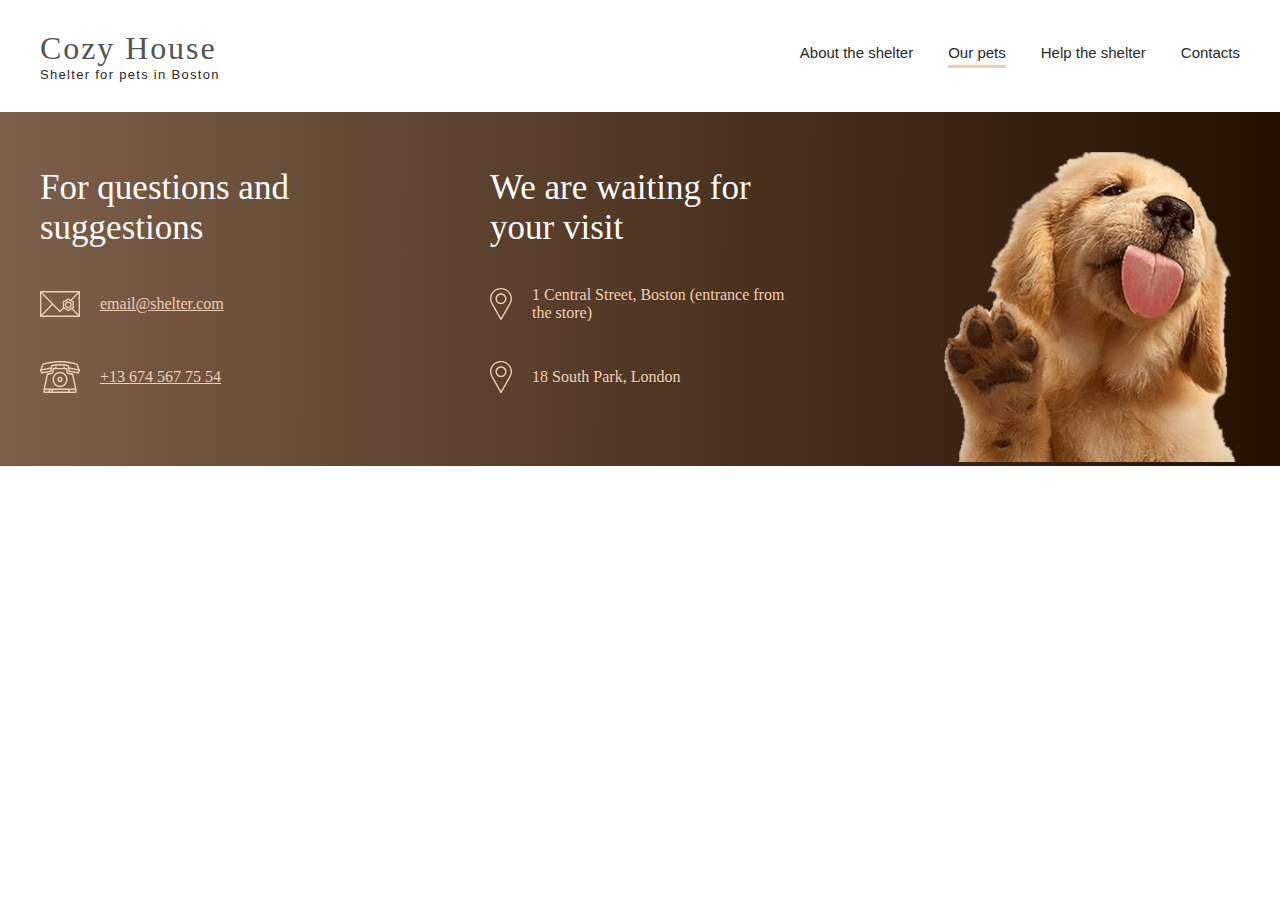
<file: Task7.2VodchitsDarya/index.html>
<!DOCTYPE html>
<html lang="en">

<head>
    <meta charset="UTF-8">
    <meta http-equiv="X-UA-Compatible" content="IE=edge">
    <meta name="viewport" content="width=device-width, initial-scale=1.0">
    <title>Document</title>
    <link rel="stylesheet" href="css/style.css">
</head>

<body>
    <header>
        <div class="container flex-wrapper">
            <div class="logo-wrapper">
                <a class="logo" href="#">Cozy House</a>
                <p class="slogan">Shelter for pets in Boston</p>
            </div>
            <nav>
                <ul>
                    <li>
                        <a href="#">About the shelter</a>
                    </li>
                    <li>
                        <a class="active" href="#">Our pets</a>
                    </li>
                    <li>
                        <a href="#">Help the shelter</a>
                    </li>
                    <li>
                        <a href="#">Contacts</a>
                    </li>
                </ul>
            </nav>
        </div>
    </header>
    <footer>
        <div class="container flex-wrapper">
            <div>
                <h2> For questions and suggestions</h2>
                <p class="email">
                    <a href="mailto:email@shelter.com">email@shelter.com</a>
                </p>
                <p class="tel">
                    <a href="tel:+13 674 567 75 54">+13 674 567 75 54</a>
                </p>
            </div>
            <div>
                <h2>We are waiting for your visit</h2>
                <p class="local">1 Central Street, Boston (entrance from the store)</p>
                <p class="local">18 South Park, London </p>
            </div>
            <div>
                <img src="images/footer-puppy.png" alt="puppy">
            </div>
        </div>
    </footer>

</body>

</html>
</file>
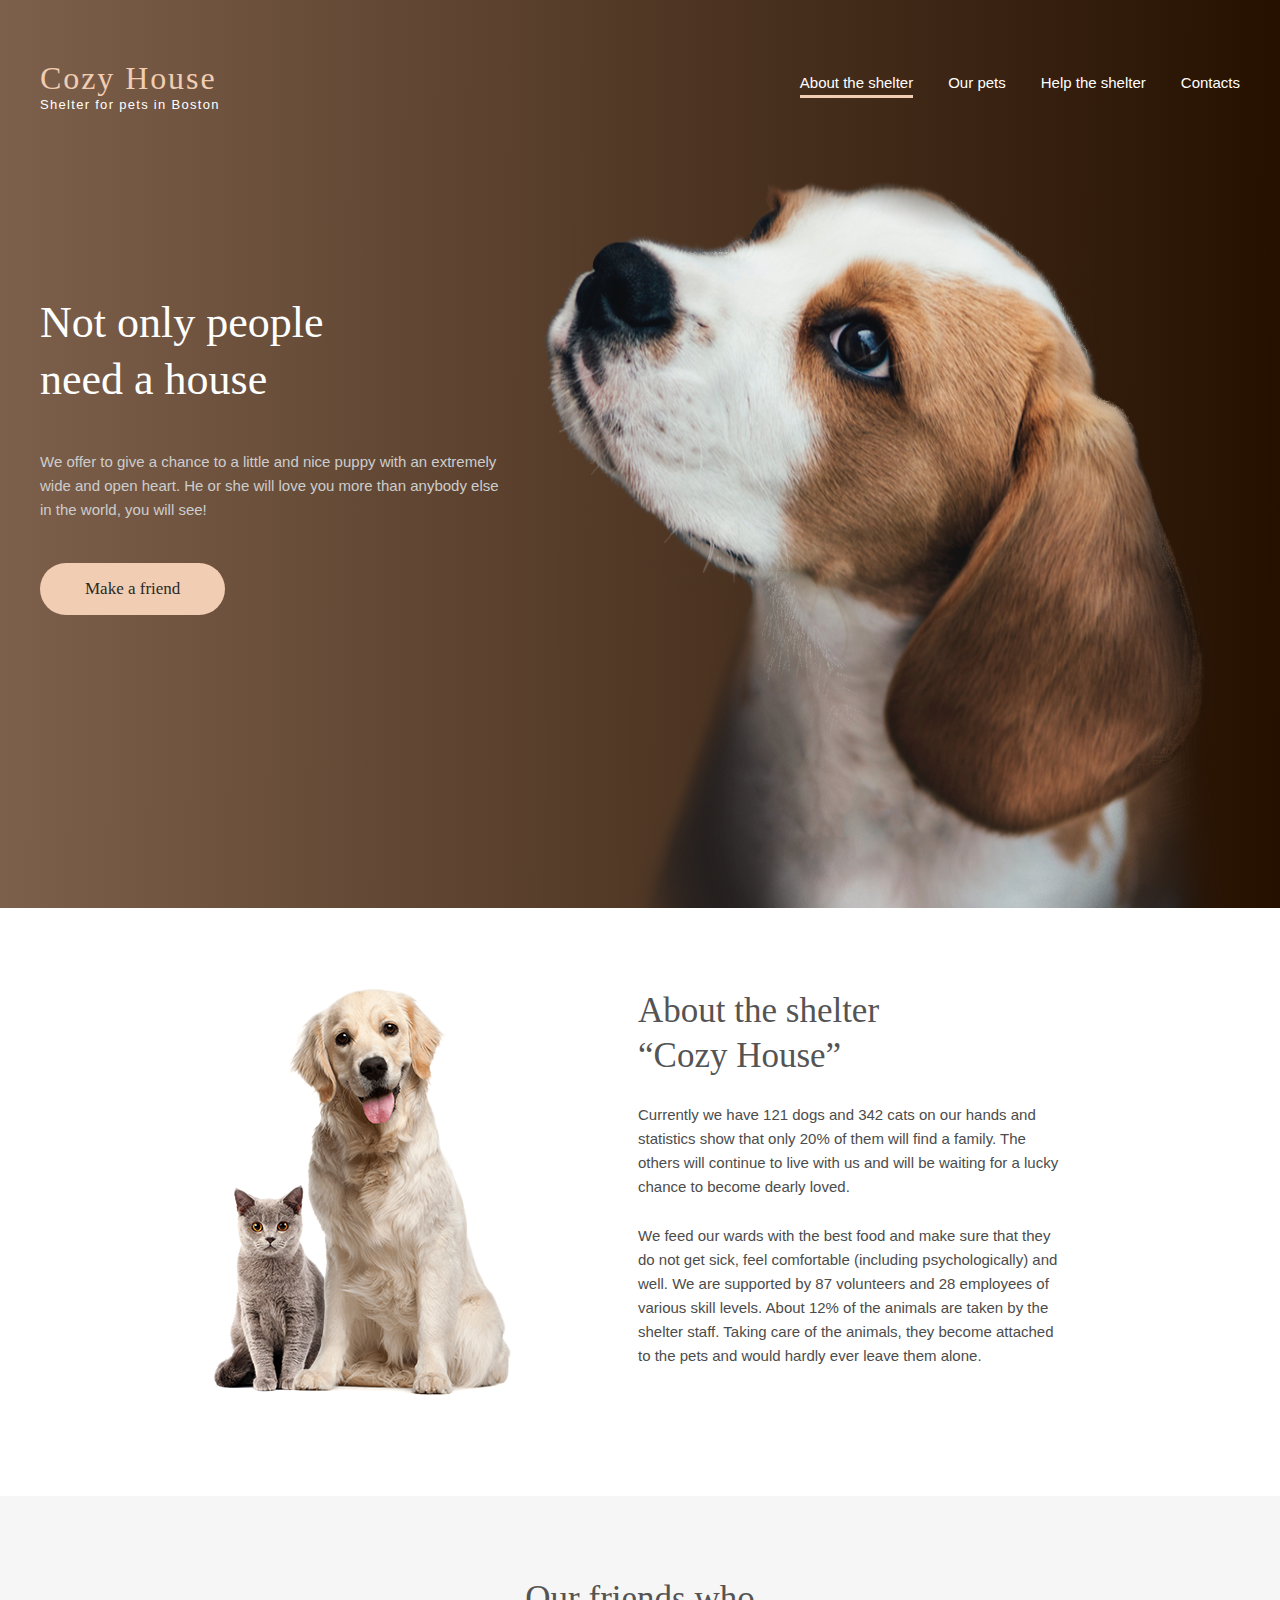
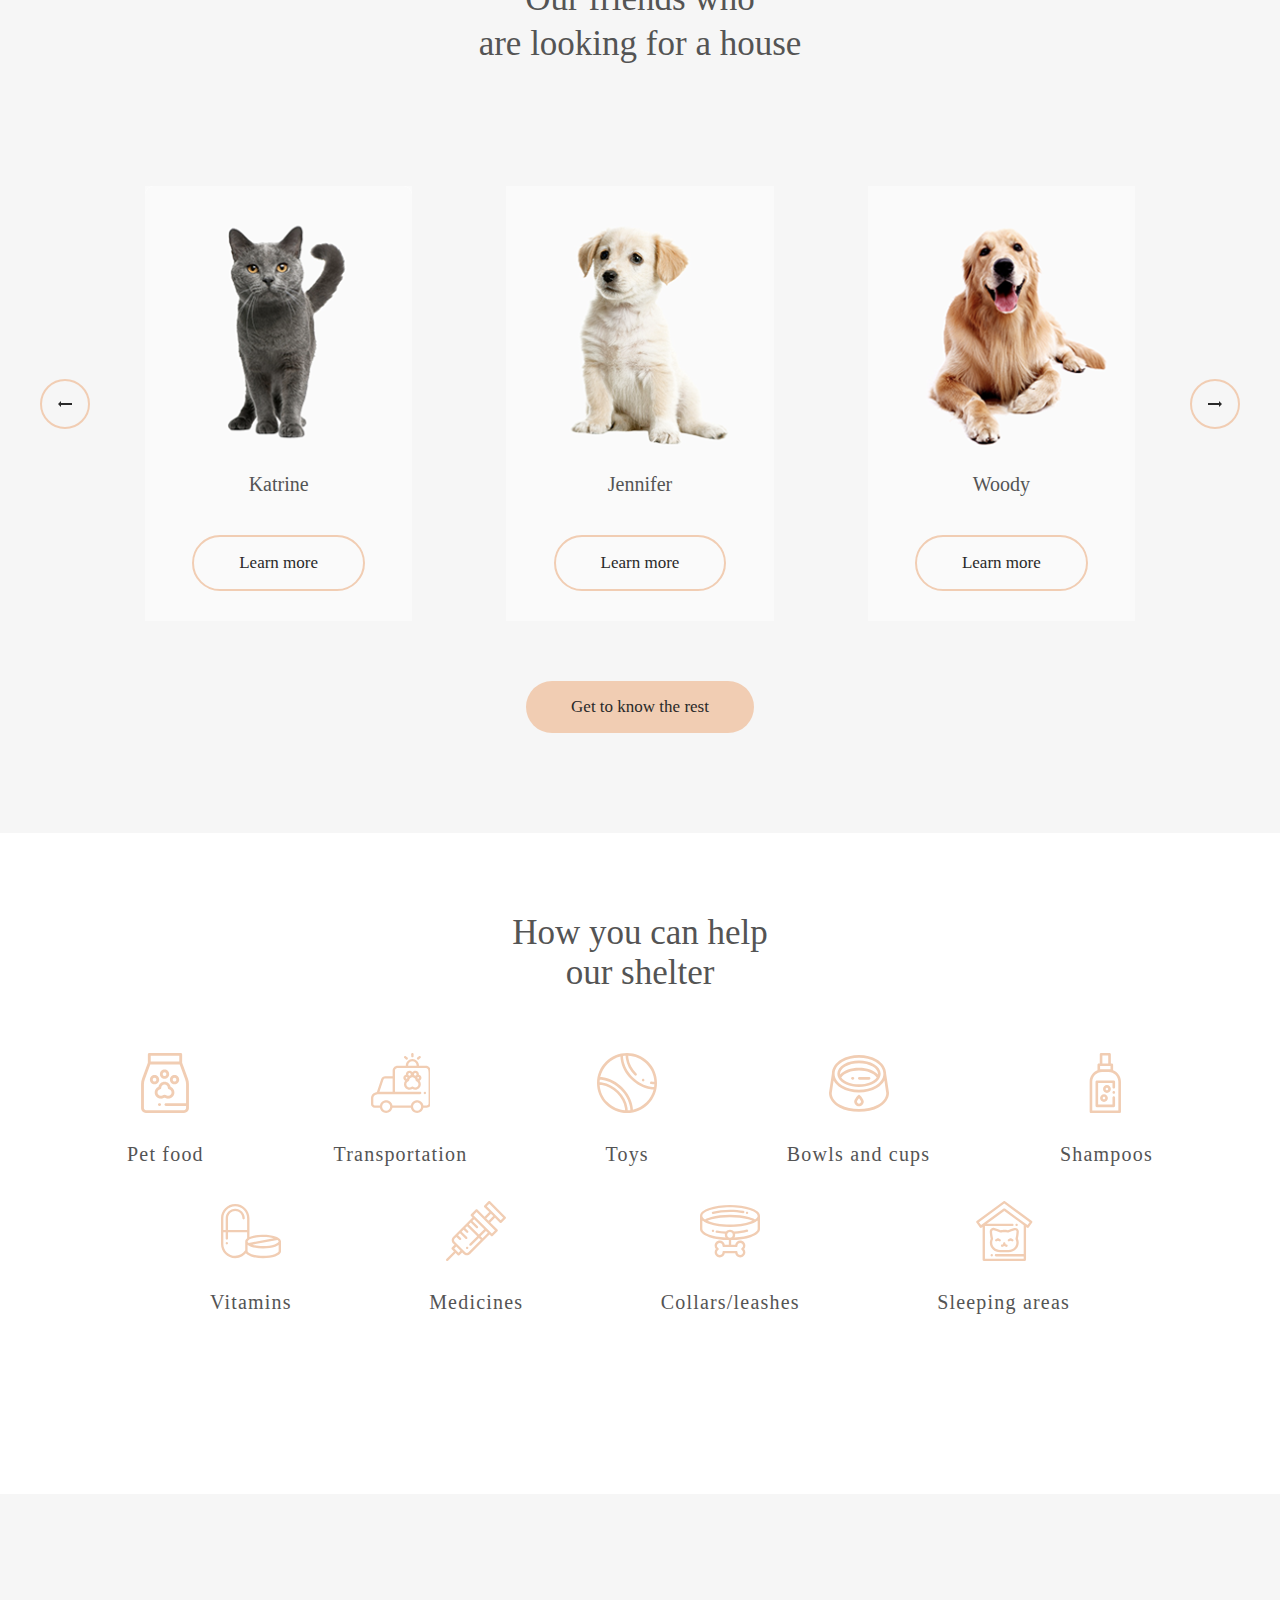
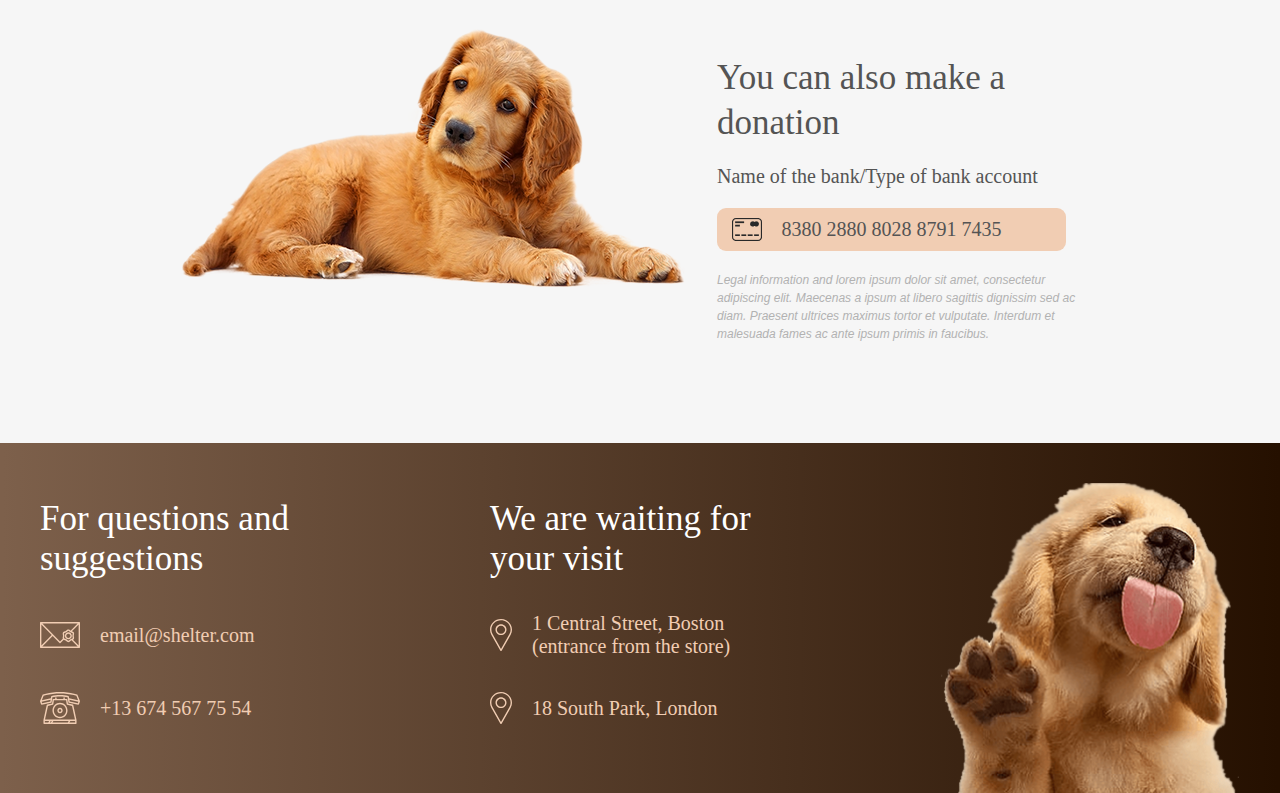
<file: Task7.3VodchitsDarya/index.html>
<!DOCTYPE html>
<html lang="en">

<head>
    <meta charset="UTF-8">
    <meta http-equiv="X-UA-Compatible" content="IE=edge">
    <meta name="viewport" content="width=device-width, initial-scale=1.0">
    <title>Dog Shelter</title>
    <link rel="stylesheet" href="css/style.css">
</head>

<body>
    <header>
        <div class="container flex-wrapper">
            <div class="logo-wrapper">
                <a class="logo" href="#">Cozy House</a>
                <p class="slogan">Shelter for pets in Boston</p>
            </div>
            <nav>
                <ul>
                    <li>
                        <a class="active" href="#">About the shelter</a>
                    </li>
                    <li>
                        <a href="http://127.0.0.1:5500/Task7.4VodchitsDarya/index.html">Our pets</a>
                    </li>
                    <li>
                        <a href="#">Help the shelter</a>
                    </li>
                    <li>
                        <a href="#">Contacts</a>
                    </li>
                </ul>
            </nav>
        </div>
    </header>
    <main>
        <div class="page">
            <div class="container flex-wrapper">
                <div>
                    <h2 class="title">Not only people need a house</h2>
                    <p class="left-main">We offer to give a chance to a little and nice puppy with an extremely wide and open heart. He or she will love you more than anybody else in the world, you will see!</p>
                    <a href="" class="link">Make a friend</a>
                </div>
                <div class="pic">
                    <img src="images/main-puppy.svg" alt="puppy">
                </div>
            </div>
        </div>
        <section>
            <div class="container second-wrapper">
                <div class="image">
                    <img src="images/two-block-pets.png" alt="pets">
                </div>
                <div>
                    <h2 class="subtitle">About the shelter
                        <br>“Cozy House”</h2>

                    <p class="text">Currently we have 121 dogs and 342 cats on our hands and statistics show that only 20% of them will find a family. The others will continue to live with us and will be waiting for a lucky chance to become dearly loved.</p>

                    <p class="text">We feed our wards with the best food and make sure that they do not get sick, feel comfortable (including psychologically) and well. We are supported by 87 volunteers and 28 employees of various skill levels. About 12% of the animals
                        are taken by the shelter staff. Taking care of the animals, they become attached to the pets and would hardly ever leave them alone.</p>
                </div>

            </div>
        </section>

        <section class="wrapper">
            <div class="container pets-wrapper">
                <h2>Our friends who <br> are looking for a house</h2>
                <div class="pets__content">
                    <div class="icon">
                        <span class="icon-left">
                            <span class="ico ico__arrow ico__left"></span>
                        </span>
                    </div>
                    <div class="cards layout-3-column">
                        <div class="card">
                            <img src="images/pets-katrine.svg" alt="puppy ">
                            <h4 class="card__title">Katrine</h4>
                            <button class="button button-bordered">Learn more</button>
                        </div>
                        <div class="card">
                            <img src="images/pets-jennifer.svg" puppy ">
                            <h4 class="card__title ">Jennifer</h4>
                            <button class="button button-bordered ">Learn more</button>
                        </div>
                        <div class="card ">
                            <img src="images/pets-woody.svg " alt="puppy ">
                            <h4 class="card__title ">Woody</h4>
                            <button class="button button-bordered ">Learn more</button>
                        </div>
                        

                    </div>
                    <div class="icon ">
                            <span class="icon-circle ">
                                <span class="ico ico__arrow ico__right "></span>
                            </span>
                        </div>
                    
                </div>
                <button class="button button-colored ">Get to know the rest</button>

                
            </div>

        </section>
        <section class="help ">
            <div class="container ">
                <h3 class="help__title ">How you can help our shelter</h3>
                <div class="help__content ">
                    <div class="layout-5-column ">
                        <div class="item ">
                            <div class="item-icon ">
                                <span class="ico-pet "></span>
                            </div>
                            <h4 class="item__title ">Pet food</h4>
                        </div>
                        <div class="item ">
                            <div class="item-icon ">
                                <span class="ico-transportation "></span>
                            </div>
                            <h4 class="item__title ">Transportation</h4>
                        </div>
                        <div class="item ">
                            <div class="item-icon ">
                                <span class="ico-toys "></span>
                            </div>
                            <h4 class="item__title ">Toys</h4>
                        </div>
                        <div class="item ">
                            <div class="item-icon ">
                                <span class="ico-bowls "></span>
                            </div>
                            <h4 class="item__title ">Bowls and cups</h4>
                        </div>
                        <div class="item ">
                            <div class="item-icon ">
                                <span class="ico-shampoos "></span>
                            </div>
                            <h4 class="item__title ">Shampoos</h4>
                        </div>
                    </div>

                    <div class="layout-4-column ">
                        <div class="item ">
                            <div class="item-icon ">
                                <span class="ico-vitamins "></span>
                            </div>
                            <h4 class="item__title ">Vitamins</h4>
                        </div>
                        <div class="item ">
                            <div class="item-icon ">
                                <span class="ico-medicines "></span>
                            </div>
                            <h4 class="item__title ">Medicines</h4>
                        </div>
                        <div class="item ">
                            <div class="item-icon ">
                                <span class="ico-collars "></span>
                            </div>
                            <h4 class="item__title ">Collars/leashes</h4>
                        </div>
                        <div class="item ">
                            <div class="item-icon ">
                                <span class="ico-areas "></span>
                            </div>
                            <h4 class="item__title ">Sleeping areas</h4>
                        </div>
                    </div>

                </div>
            </div>

        </section>
        <section class="wrapper ">
            <div class="container flex-wrapper ">
                
                <img src="images/donation-dog.svg " alt="dog " class="wrapper-image ">
               
                <div class="wrapper-content ">
                    <h3 class="caption ">You can also make a donation</h3>

                    <h4>Name of the bank/Type of bank account</h4>

                    <button class="credit-card ">
                        <p class="number-card ">8380 2880 8028 8791 7435</p>
                    </button>

                    <p class="text-cursiv ">Legal information and lorem ipsum dolor sit amet, consectetur adipiscing elit. Maecenas a ipsum at libero sagittis dignissim sed ac diam. Praesent ultrices maximus tortor et vulputate. Interdum et malesuada fames ac ante ipsum primis
                        in faucibus.
                    </p>
                </div>
            </div>
        </section>





    </main>
    <footer>
        <div class="container flex-wrapper ">
            <div>
                <h2> For questions and suggestions</h2>
                <p class="email ">
                    <a href="mailto:email@shelter.com ">email@shelter.com</a>
                </p>
                <p class="tel ">
                    <a href="tel:+13 674 567 75 54 ">+13 674 567 75 54</a>
                </p>
            </div>
            <div>
                <h2>We are waiting for your visit</h2>
                <p class="local ">1 Central Street, Boston (entrance from the store)</p>
                <p class="local ">18 South Park, London </p>
            </div>
            <div>
                <img src="images/footer-puppy.png " alt="puppy ">
            </div>
        </div>
    </footer>
</body>

</html>
</file>
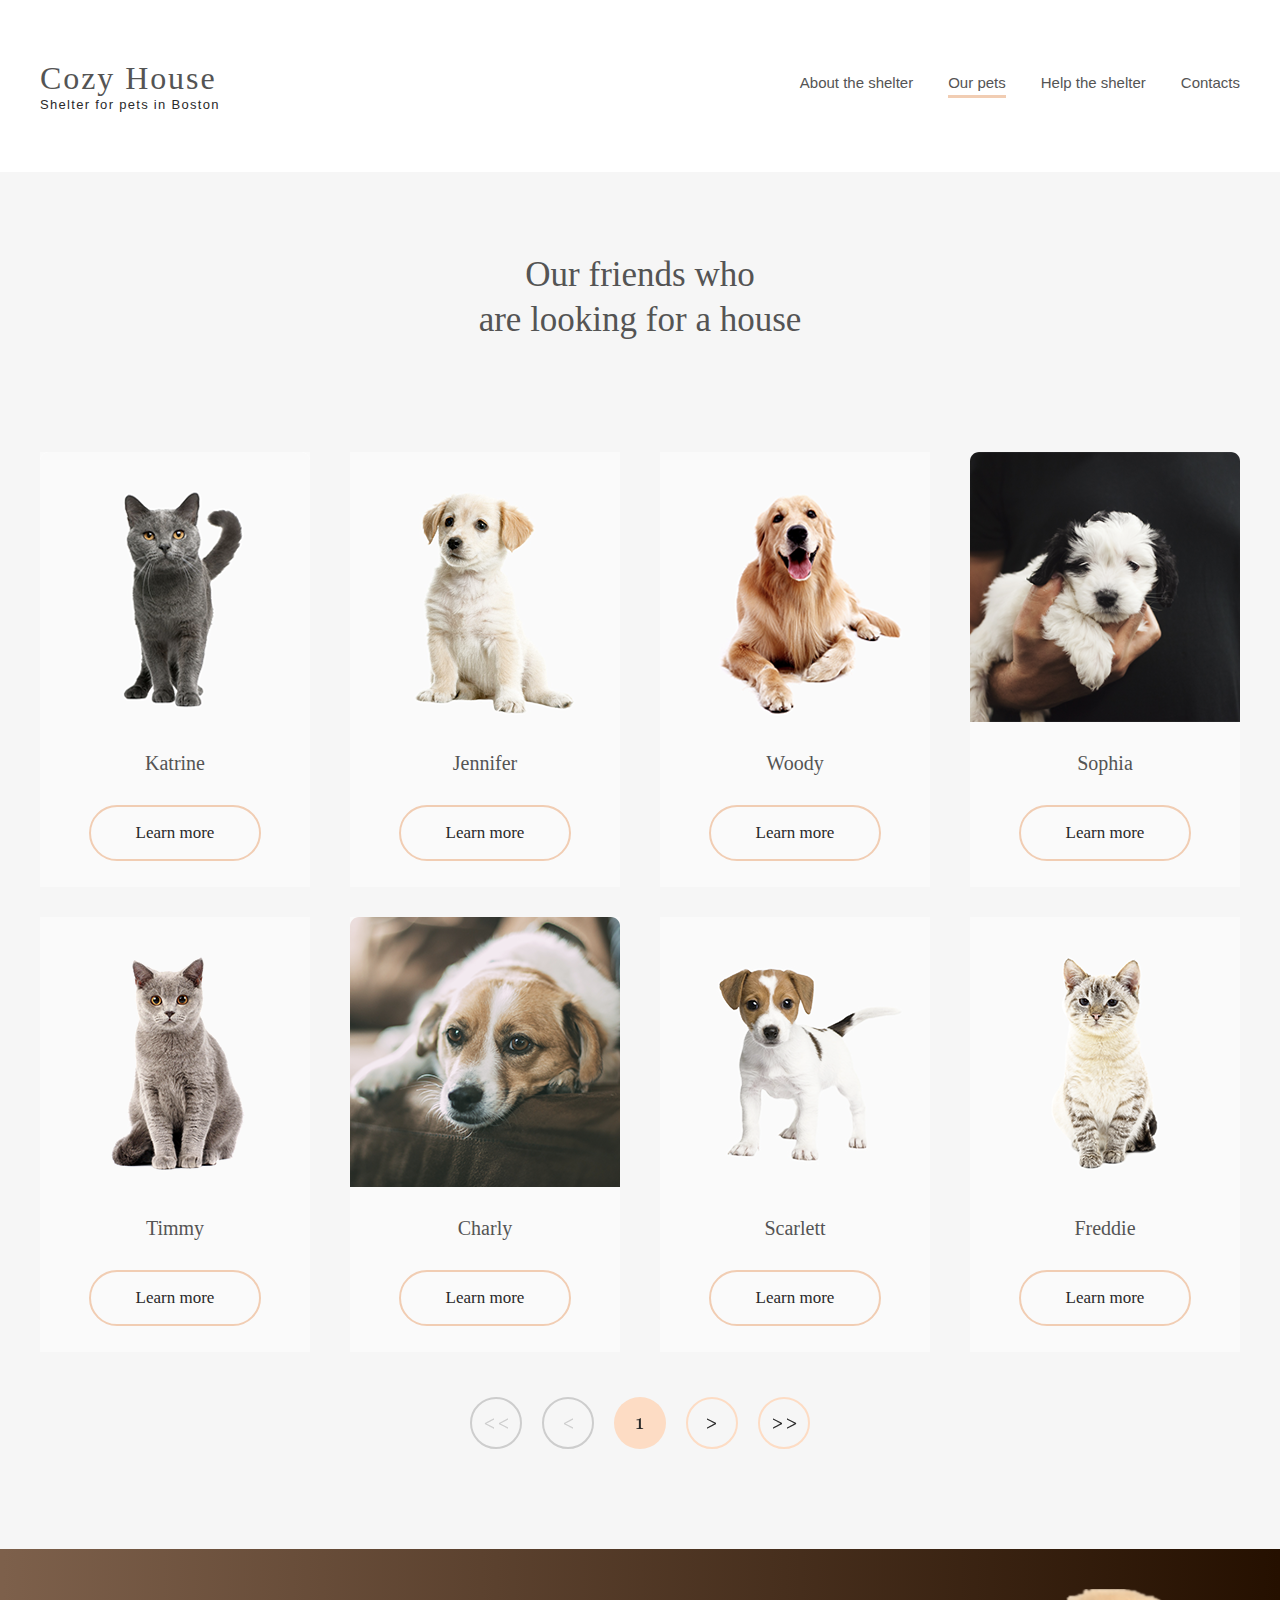
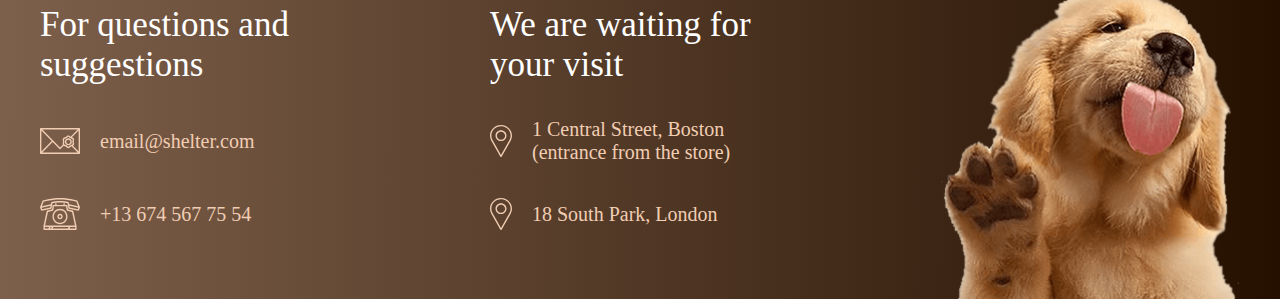
<file: Task7.4VodchitsDarya/index.html>
<!DOCTYPE html>
<html lang="en">

<head>
    <meta charset="UTF-8">
    <meta http-equiv="X-UA-Compatible" content="IE=edge">
    <meta name="viewport" content="width=device-width, initial-scale=1.0">
    <title>Dog Shelter</title>
    <link rel="stylesheet" href="css/style.css">
</head>

<body>
    <header>
        <div class="container flex-wrapper">
            <div class="logo-wrapper">
                <a class="logo" href="#">Cozy House</a>
                <p class="slogan">Shelter for pets in Boston</p>
            </div>
            <nav>
                <ul>
                    <li>
                        <a href="#">About the shelter</a>
                    </li>
                    <li>
                        <a class="active" href="#">Our pets</a>
                    </li>
                    <li>
                        <a href="#">Help the shelter</a>
                    </li>
                    <li>
                        <a href="#">Contacts</a>
                    </li>
                </ul>
            </nav>
        </div>
    </header>
    <main>
        <section class="background">
            <div class="container pets-wrapper">
                <h2>Our friends who <br> are looking for a house</h2>

                <div class="pets__content">
                    <div class="layout-3-column">
                        <div class="card first-column">
                            <img src="images/katrine.svg" alt="puppy ">
                            <h4 class="card__title">Katrine</h4>
                            <button class="button button-bordered">Learn more</button>
                        </div>
                        <div class="card first-column">
                            <img src="images/pets-jennifer.svg" puppy ">
                            <h4 class="card__title ">Jennifer</h4>
                            <button class="button button-bordered ">Learn more</button>
                        </div>
                        <div class="card first-column ">
                            <img src="images/pets-woody.svg " alt="puppy ">
                            <h4 class="card__title ">Woody</h4>
                            <button class="button button-bordered ">Learn more</button>
                        </div>
                        <div class="card first-column ">
                            <img src="images/sophia.svg " alt="puppy ">
                            <h4 class="card__title ">Sophia</h4>
                            <button class="button button-bordered ">Learn more</button>
                        </div>
                        <div class="card ">
                            <img src="images/pets-timmy.svg " alt="puppy ">
                            <h4 class="card__title ">Timmy</h4>
                            <button class="button button-bordered ">Learn more</button>
                        </div>
                        <div class="card ">
                            <img src="images/pets-charly.svg " alt="puppy ">
                            <h4 class="card__title ">Charly</h4>
                            <button class="button button-bordered ">Learn more</button>
                        </div>
                        <div class="card ">
                            <img src="images/pets-scarlet.svg " alt="puppy ">
                            <h4 class="card__title ">Scarlett</h4>
                            <button class="button button-bordered ">Learn more</button>
                        </div>
                        <div class="card ">
                            <img src="images/Freddie.svg " alt="puppy ">
                            <h4 class="card__title ">Freddie</h4>
                            <button class="button button-bordered ">Learn more</button>
                        </div>
                       

                    </div>
                </div>   




            </div>
            <div class="btn-wrapper ">
                <a href=" " class="arrow-double "></a>
                <a href=" " class="arrow-left "></a>
                <a href=" " class="arrow-center "></a>
                <a href=" " class="arrow-right "></a>
                <a href=" " class="double-right "></a>

            </div>
            </div>

        </section>
    </main>
    <footer>
        <div class="container flex-wrapper ">
            <div>
                <h2> For questions and suggestions</h2>
                <p class="email ">
                    <a href="mailto:email@shelter.com ">email@shelter.com</a>
                </p>
                <p class="tel ">
                    <a href="tel:+13 674 567 75 54 ">+13 674 567 75 54</a>
                </p>
            </div>
            <div>
                <h2>We are waiting for your visit</h2>
                <p class="local ">1 Central Street, Boston (entrance from the store)</p>
                <p class="local ">18 South Park, London </p>
            </div>
            <div>
                <img src="images/footer-puppy (1).png " alt="puppy ">
            </div>
        </div>
    </footer>
</body>

</html>
</file>
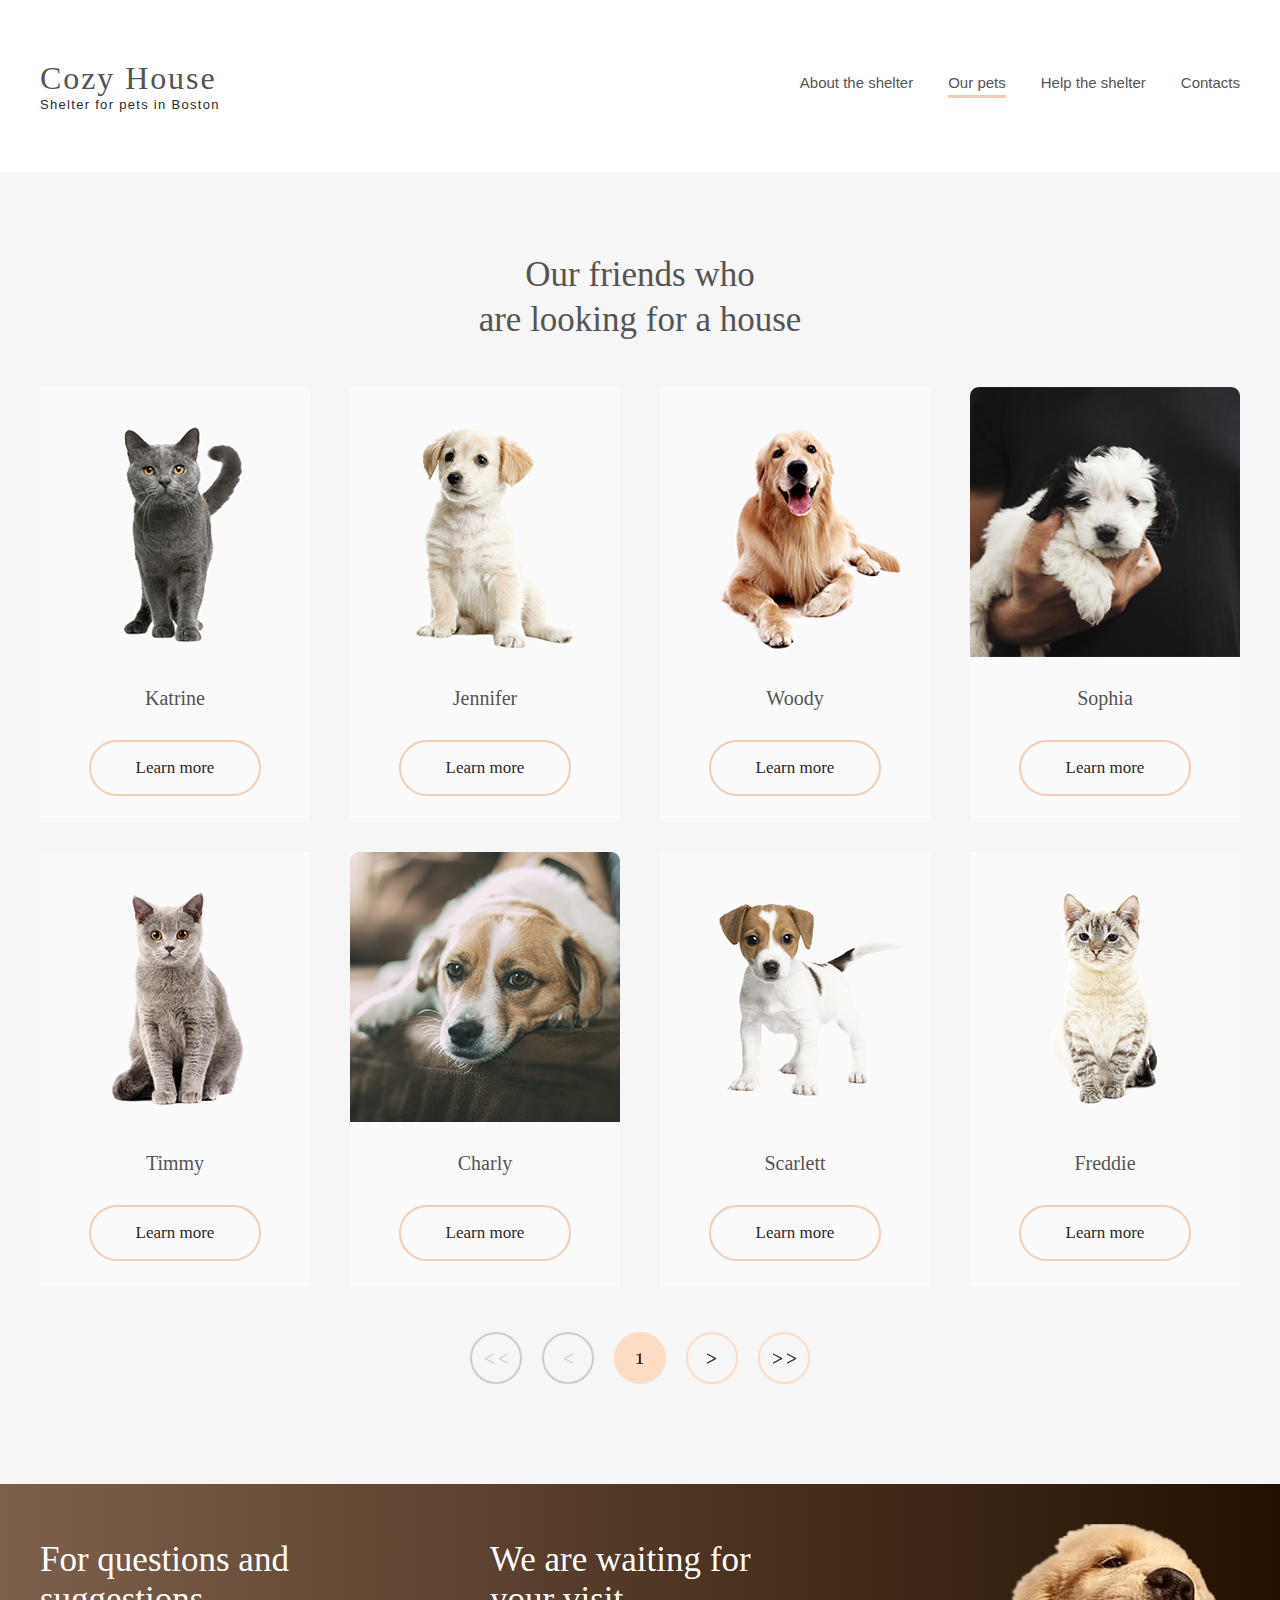
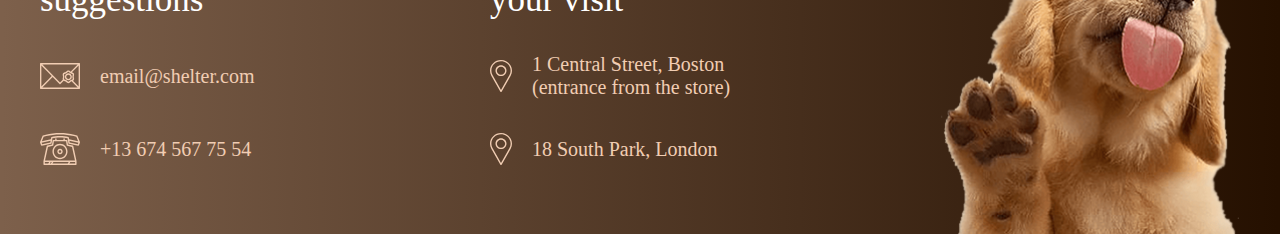
<file: Task7.3VodchitsDarya/Task7.4VodchitsDarya/index.html>
<!DOCTYPE html>
<html lang="en">

<head>
    <meta charset="UTF-8">
    <meta http-equiv="X-UA-Compatible" content="IE=edge">
    <meta name="viewport" content="width=device-width, initial-scale=1.0">
    <title>Dog Shelter</title>
    <link rel="stylesheet" href="css/style.css">
</head>

<body>
    <header>
        <div class="container flex-wrapper">
            <div class="logo-wrapper">
                <a class="logo" href="#">Cozy House</a>
                <p class="slogan">Shelter for pets in Boston</p>
            </div>
            <nav>
                <ul>
                    <li>
                        <a href="http://127.0.0.1:5500/index.html">About the shelter</a>
                    </li>
                    <li>
                        <a class="active" href="#">Our pets</a>
                    </li>
                    <li>
                        <a href="#">Help the shelter</a>
                    </li>
                    <li>
                        <a href="#">Contacts</a>
                    </li>
                </ul>
            </nav>
        </div>
    </header>
    <main>
        <section class="background">
            <div class="container pets-wrapper">
                <h2>Our friends who <br> are looking for a house</h2>

                <div class="pets__content">
                    <div class="layout-3-column">
                        <div class="card first-column">
                            <img src="images/katrine.svg" alt="puppy ">
                            <h4 class="card__title">Katrine</h4>
                            <button class="button button-bordered">Learn more</button>
                        </div>
                        <div class="card first-column">
                            <img src="images/pets-jennifer.svg" puppy ">
                            <h4 class="card__title ">Jennifer</h4>
                            <button class="button button-bordered ">Learn more</button>
                        </div>
                        <div class="card first-column ">
                            <img src="images/pets-woody.svg " alt="puppy ">
                            <h4 class="card__title ">Woody</h4>
                            <button class="button button-bordered ">Learn more</button>
                        </div>
                        <div class="card first-column ">
                            <img src="images/sophia.svg " alt="puppy ">
                            <h4 class="card__title ">Sophia</h4>
                            <button class="button button-bordered ">Learn more</button>
                        </div>
                        <div class="card ">
                            <img src="images/pets-timmy.svg " alt="puppy ">
                            <h4 class="card__title ">Timmy</h4>
                            <button class="button button-bordered ">Learn more</button>
                        </div>
                        <div class="card ">
                            <img src="images/pets-charly.svg " alt="puppy ">
                            <h4 class="card__title ">Charly</h4>
                            <button class="button button-bordered ">Learn more</button>
                        </div>
                        <div class="card ">
                            <img src="images/pets-scarlet.svg " alt="puppy ">
                            <h4 class="card__title ">Scarlett</h4>
                            <button class="button button-bordered ">Learn more</button>
                        </div>
                        <div class="card ">
                            <img src="images/Freddie.svg " alt="puppy ">
                            <h4 class="card__title ">Freddie</h4>
                            <button class="button button-bordered ">Learn more</button>
                        </div>
                       

                    </div>
                </div>   
            </div>
            <div class="btn-wrapper ">
                <a href=" " class="arrow-double "></a>
                <a href=" " class="arrow-left "></a>
                <a href=" " class="arrow-center "></a>
                <a href=" " class="arrow-right "></a>
                <a href=" " class="double-right "></a>

            </div>
            </div>

        </section>
    </main>
    <footer>
        <div class="container flex-wrapper ">
            <div>
                <h2> For questions and suggestions</h2>
                <p class="email ">
                    <a href="mailto:email@shelter.com ">email@shelter.com</a>
                </p>
                <p class="tel ">
                    <a href="tel:+13 674 567 75 54 ">+13 674 567 75 54</a>
                </p>
            </div>
            <div>
                <h2>We are waiting for your visit</h2>
                <p class="local ">1 Central Street, Boston (entrance from the store)</p>
                <p class="local ">18 South Park, London </p>
            </div>
            <div>
                <img src="images/footer-puppy (1).png " alt="puppy ">
            </div>
        </div>
    </footer>
</body>

</html>
</file>
<file: Task7.2VodchitsDarya/css/style.css>
* {
     padding: 0;
     margin: 0;
     box-sizing: border-box;
 }
 
 .container {
     max-width: 1200px;
     margin: auto;
 }
 
 header {
     padding: 30px 0;
     background-color: white;
 }
 
 .flex-wrapper {
     display: flex;
     justify-content: space-between;
     align-items: center;
 }
 
 nav ul {
     display: flex;
     list-style: none;
 }
 
 nav li {
     margin-left: 35px;
 }
 
 .logo {
     font-family: Georgia, 'Times New Roman', Times, serif;
     font-size: 32px;
     font-weight: 400;
     text-decoration: none;
     color: #545454;
     letter-spacing: 0.06em;
 }
 
 .slogan {
     font: 400 13px Arial;
     letter-spacing: 0.1em;
     color: #292929;
 }
 
 nav a {
     font: 15px Arial;
     text-decoration: none;
     color: #292929;
     display: block;
     padding-bottom: 4px;
 }
 
 .active {
     border-bottom: #F1CDB3 solid 3px;
 }
 
 footer {
     background: linear-gradient(90.26deg, #7d604b 0.23%, #251000 99.8%);
     padding-top: 40px;
 }
 
 footer h2 {
     font-size: 35px;
     color: #fff;
     letter-spacing: 6%;
     font-weight: 400;
     padding-top: 16px;
     margin-bottom: 33px;
 }
 
 footer .flex-wrapper>div {
     width: 300px;
 }
 
 footer .flex-wrapper {
     align-items: flex-start;
 }
 
 footer p {
     min-height: 46px;
     padding-left: 60px;
     display: flex;
     align-items: center;
     color: #F1CDB3;
     margin-bottom: 27px;
 }
 
 footer .email {
     background: url(../images/icon-email.svg) no-repeat left center;
 }
 
 footer .tel {
     background: url(../images/icon-phone.svg) no-repeat left center;
 }
 
 footer .local {
     background: url(../images/pin.svg) no-repeat left center;
     padding-left: 42px;
 }
 
 footer a {
     color: #F1CDB3;
 }
</file>
<file: Task7.3VodchitsDarya/css/style.css>
* {
                    padding: 0;
                    margin: 0;
                    box-sizing: border-box;
                }
                
                img {
                    display: block;
                    max-width: 100%;
                }
                
                .container {
                    max-width: 1200px;
                    margin: auto;
                }
                
                header {
                    padding: 60px 0;
                    background-color: rgba(255, 255, 255, 0);
                    position: absolute;
                    left: 0;
                    top: 0;
                    width: 100%;
                    z-index: 99;
                }
                
                .flex-wrapper {
                    display: flex;
                    justify-content: space-between;
                    align-items: center;
                }
                
                nav ul {
                    display: flex;
                    list-style: none;
                }
                
                nav li {
                    margin-left: 35px;
                }
                
                .logo {
                    font-family: Georgia, 'Times New Roman', Times, serif;
                    font-size: 32px;
                    font-weight: 400;
                    text-decoration: none;
                    color: #F1CDB3;
                    letter-spacing: 0.06em;
                }
                
                .slogan {
                    font: 400 13px Arial;
                    letter-spacing: 0.1em;
                    color: #FFFFFF;
                }
                
                nav a {
                    font: 15px Arial;
                    text-decoration: none;
                    color: #FFFFFF;
                    display: block;
                    padding-bottom: 4px;
                }
                
                .active {
                    border-bottom: #F1CDB3 solid 3px;
                }
                
                section {
                    padding: 80px 40px 100px 40px;
                }
                
                .page {
                    background: linear-gradient(90.26deg, #7d604b 0.23%, #251000 99.8%);
                    padding: 0 40px;
                }
                
                .pic {
                    padding-top: 180px;
                    padding-left: 42px;
                }
                
                .title {
                    font-family: Georgia, 'Times New Roman', Times, serif;
                    font-weight: 400;
                    font-size: 44px;
                    line-height: 57px;
                    color: #FFFFFF;
                    max-width: 310px;
                    padding-bottom: 42px;
                }
                
                .left-main {
                    font-family: Arial, Helvetica, sans-serif;
                    font-weight: 400;
                    font-size: 15px;
                    line-height: 24px;
                    color: #CDCDCD;
                    max-width: 460px;
                    padding-bottom: 41px;
                }
                
                .link {
                    display: inline-block;
                    background-color: #F1CDB3;
                    font-family: Georgia, 'Times New Roman', Times, serif;
                    font-weight: 400;
                    font-size: 17px;
                    line-height: 22px;
                    letter-spacing: 6%;
                    color: #292929;
                    border-radius: 100px;
                    padding: 15px 45px;
                    border: none;
                    text-decoration: none;
                }
                
                .link:hover {
                    border: none;
                    background-color: #FDDCC4;
                    padding: 15px 45px;
                }
                
                .second-wrapper {
                    background-color: #FFFFFF;
                    display: flex;
                    justify-content: center;
                }
                
                .image {
                    padding-right: 126px;
                }
                
                .subtitle {
                    font-family: Georgia, 'Times New Roman', Times, serif;
                    font-weight: 400;
                    font-size: 35px;
                    line-height: 45px;
                    letter-spacing: 6%;
                    color: #545454;
                    width: 370px;
                    padding-bottom: 25px;
                }
                
                .text {
                    color: #4C4C4C;
                    font-family: Arial, Helvetica, sans-serif;
                    line-height: 24px;
                    width: 430px;
                    font-size: 15px;
                    padding-bottom: 25px;
                }
                
                .wrapper {
                    background-color: #F6F6F6;
                    display: block;
                }
                
                .pets-wrapper {
                    display: flex;
                    flex-direction: column;
                    justify-content: space-between;
                    align-items: center;
                }
                
                .pets-wrapper h2 {
                    font-family: Georgia, 'Times New Roman', Times, serif;
                    font-weight: 400;
                    font-size: 35px;
                    line-height: 45px;
                    letter-spacing: 6%;
                    color: #545454;
                    text-align: center;
                    padding-bottom: 60px;
                }
                
                .pets__content {
                    margin-top: 60px;
                    margin-bottom: 60px;
                    width: 1200px;
                    display: flex;
                    justify-content: space-between;
                }
                
                .icon {
                    display: flex;
                    flex-direction: row;
                    align-items: center;
                }
                
                .ico {
                    cursor: pointer;
                    display: inline-block;
                }
                
                .icon-circle {
                    height: 50px;
                    width: 50px;
                    border-radius: 50%;
                    display: inline-flex;
                    align-items: center;
                    justify-content: center;
                    border: 2px solid #F1CDB3;
                    background-image: url("../images/Arrow.svg");
                    background-position: center;
                    background-repeat: no-repeat;
                }
                
                .icon-left {
                    height: 50px;
                    width: 50px;
                    border-radius: 50%;
                    display: inline-flex;
                    align-items: center;
                    justify-content: center;
                    border: 2px solid #F1CDB3;
                    background-image: url("../images/left-arrow.svg");
                    background-position: center;
                    background-repeat: no-repeat;
                }
                
                .icon-circle:hover {
                    cursor: pointer;
                    border: 2px solid #FDDCC4;
                    background-color: #FDDCC4;
                }
                
                .icon-left:hover {
                    cursor: pointer;
                    border: 2px solid #FDDCC4;
                    background-color: #FDDCC4;
                }
                
                .ico_arrow {
                    width: 14px;
                    height: 6px;
                }
                
                .layout-3-column {
                    display: flex;
                    flex-wrap: wrap;
                    justify-content: space-between;
                }
                
                .layout-3-column>* {
                    flex-basis: 27%;
                }
                
                .cards {
                    width: 990px;
                }
                
                .card {
                    height: 435px;
                    display: flex;
                    flex-direction: column;
                    justify-content: space-between;
                    align-items: center;
                    background: #FAFAFA;
                }
                
                .card:hover {
                    cursor: pointer;
                    background: #FFFFFF;
                }
                
                .card:hover .button_bordered {
                    background-color: #FDDCC4;
                    border: 2px solid #FDDCC4;
                }
                
                .card__title {
                    color: #545454;
                    font-family: Georgia, 'Times New Roman', Times, serif;
                    font-size: 20px;
                    letter-spacing: 6%;
                }
                
                .card .button {
                    margin-bottom: 30px;
                }
                
                .button {
                    padding: 15px 45px;
                    font-size: 17px;
                    line-height: 22px;
                    letter-spacing: 6%;
                    border-radius: 100px;
                    color: #292929;
                    cursor: pointer;
                    font-family: Georgia, 'Times New Roman', Times, serif;
                    text-transform: none;
                    background-color: #FAFAFA;
                    border: 2px solid #F1CDB3;
                }
                
                .button:hover {
                    background-color: #FDDCC4;
                    border: 2px solid #FDDCC4;
                }
                
                .button_bordered {
                    border: 2px solid #F1CDB3;
                    background-color: #FAFAFA;
                    color: #292929;
                    font-family: Georgia, 'Times New Roman', Times, serif;
                    font-weight: 400;
                    font-size: 17px;
                    line-height: 22px;
                    letter-spacing: 6%;
                    border-radius: 100px;
                    padding: 15px 45px;
                }
                
                .button_bordered:hover {
                    background-color: #FDDCC4;
                    border: 2px solid #FDDCC4;
                }
                
                .button-colored {
                    border: none;
                    background-color: #F1CDB3;
                }
                
                .help__content {
                    max-width: 1026px;
                    height: 281px;
                    margin: 60px auto;
                    display: flex;
                    flex-direction: column;
                    justify-content: space-between;
                }
                
                .help__title {
                    margin: auto;
                    width: 308px;
                    text-align: center;
                    letter-spacing: 6%;
                    color: #545454;
                    font-size: 35px;
                    font-family: Georgia, 'Times New Roman', Times, serif;
                }
                
                .layout-5-column {
                    display: flex;
                    justify-content: space-between;
                }
                
                .ico-pet,
                .ico-transportation,
                .ico-toys,
                .ico-shampoos,
                .ico-areas,
                .ico-bowls,
                .ico-collars,
                .ico-medicines,
                .ico-vitamins {
                    display: inline-block;
                    width: 100%;
                    height: 100%;
                }
                
                .ico-pet {
                    background-image: url("../images/icon-pet-food\ \(2\).svg");
                }
                
                .ico-transportation {
                    background-image: url("../images/icon-transportation.svg");
                }
                
                .ico-toys {
                    background-image: url("../images/icon-toys.svg");
                }
                
                .ico-bowls {
                    background-image: url("../images/icon-bowls-and-cups.svg");
                }
                
                .ico-shampoos {
                    background-image: url("../images/icon-shampoos.svg");
                }
                
                .ico-vitamins {
                    background-image: url("../images/icon-vitamins.svg");
                }
                
                .ico-medicines {
                    background-image: url("../images/icon-medicines.svg");
                }
                
                .ico-collars {
                    background-image: url("../images/icon-collars-leashes.svg");
                }
                
                .ico-areas {
                    background-image: url("../images/icon-sleeping-area.svg");
                }
                
                .layout-4-column {
                    padding: 0 83px;
                    display: flex;
                    justify-content: space-between;
                }
                
                .item {
                    display: flex;
                    flex-direction: column;
                    justify-content: space-between;
                    align-items: center;
                }
                
                .item-icon {
                    width: 60px;
                    height: 60px;
                }
                
                .item__title {
                    letter-spacing: 0.06em;
                    margin-top: 30px;
                }
                
                .wrapper-image {
                    margin-left: 142px;
                }
                
                .wrapper-content {
                    margin-right: 143px;
                }
                
                .caption {
                    width: 300px;
                    color: #545454;
                    font-family: Georgia, 'Times New Roman', Times, serif;
                    font-size: 35px;
                    line-height: 45px;
                    text-align: left;
                    padding-bottom: 20px;
                    padding-top: 81px;
                }
                
                h3 {
                    font-size: 35px;
                    font-family: Georgia, 'Times New Roman', Times, serif;
                    font-weight: 400;
                    color: #545454;
                }
                
                h4 {
                    font-size: 20px;
                    font-family: Georgia, 'Times New Roman', Times, serif;
                    font-weight: 400;
                    line-height: 23px;
                    color: #545454;
                    padding-bottom: 20px;
                }
                
                .text-cursiv {
                    color: #B2B2B2;
                    font-family: Arial, Helvetica, sans-serif;
                    font-style: italic;
                    line-height: 18px;
                    font-size: 12px;
                    width: 380px;
                    padding-top: 20px;
                }
                
                .credit-card {
                    border: none;
                    background-color: #F1CDB3;
                    border-radius: 9px;
                    width: 349px;
                    padding: 10px 15px;
                    cursor: pointer;
                }
                
                .number-card {
                    color: #545454;
                    font-family: Georgia, 'Times New Roman', Times, serif;
                    line-height: 23px;
                    font-size: 20px;
                    background: url(../images/credit-card.png) no-repeat left center;
                }
                
                footer {
                    background: linear-gradient(90.26deg, #7d604b 0.23%, #251000 99.8%);
                    padding-top: 40px;
                }
                
                footer h2 {
                    font-size: 35px;
                    color: #fff;
                    letter-spacing: 6%;
                    font-weight: 400;
                    padding-top: 16px;
                    margin-bottom: 33px;
                }
                
                footer .flex-wrapper>div {
                    width: 300px;
                }
                
                footer .flex-wrapper {
                    align-items: flex-start;
                }
                
                footer p {
                    min-height: 46px;
                    padding-left: 60px;
                    display: flex;
                    align-items: center;
                    color: #F1CDB3;
                    margin-bottom: 27px;
                }
                
                footer .email {
                    background: url(../images/icon-email.svg) no-repeat left center;
                }
                
                footer .tel {
                    background: url(../images/icon-phone.svg) no-repeat left center;
                }
                
                footer .local {
                    background: url(../images/pin.svg) no-repeat left center;
                    padding-left: 42px;
                    font-family: Georgia, 'Times New Roman', Times, serif;
                    font-size: 20px;
                }
                
                footer a {
                    color: #F1CDB3;
                    text-decoration: none;
                    font-family: Georgia, 'Times New Roman', Times, serif;
                    font-size: 20px;
                }
</file>
<file: Task7.4VodchitsDarya/css/style.css>
* {
                padding: 0;
                margin: 0;
                box-sizing: border-box;
            }
            
            img {
                display: block;
                max-width: 100%;
            }
            
            .container {
                max-width: 1200px;
                margin: auto;
            }
            
            header {
                padding: 60px 0;
                background-color: rgba(255, 255, 255, 0);
            }
            
            .flex-wrapper {
                display: flex;
                justify-content: space-between;
                align-items: center;
            }
            
            nav ul {
                display: flex;
                list-style: none;
            }
            
            nav li {
                margin-left: 35px;
            }
            
            .logo {
                font-family: Georgia, 'Times New Roman', Times, serif;
                font-size: 32px;
                font-weight: 400;
                text-decoration: none;
                color: #545454;
                letter-spacing: 0.06em;
            }
            
            .slogan {
                font: 400 13px Arial;
                letter-spacing: 0.1em;
                color: #292929;
            }
            
            nav a {
                font: 15px Arial;
                text-decoration: none;
                color: #545454;
                display: block;
                padding-bottom: 4px;
            }
            
            .active {
                border-bottom: #F1CDB3 solid 3px;
            }
            
            .background {
                background-color: #F6F6F6;
            }
            
            .arrow-double {
                border: 2px solid #CDCDCD;
                border-radius: 100px;
                width: 52px;
                height: 52px;
                background-image: url(../images/grey-double.png);
                background-repeat: no-repeat;
                background-position: center;
            }
            
            .arrow-double:hover {
                border: 2px solid #FDDCC4;
            }
            
            .double-right {
                border: 2px solid #FDDCC4;
                border-radius: 100px;
                width: 52px;
                height: 52px;
                background-image: url(../images/double-right.png);
                background-repeat: no-repeat;
                background-position: center;
            }
            
            .double-right:hover {
                border: 2px solid #CDCDCD;
            }
            
            .arrow-right {
                border: 2px solid #FDDCC4;
                border-radius: 100px;
                width: 52px;
                height: 52px;
                background-image: url(../images/right-arrow.png);
                background-repeat: no-repeat;
                background-position: center;
                margin-left: 20px;
                margin-right: 20px;
            }
            
            .arrow-right:hover {
                border: 2px solid #CDCDCD;
            }
            
            .arrow-left {
                border: 2px solid #CDCDCD;
                border-radius: 100px;
                width: 52px;
                height: 52px;
                background-image: url(../images/grey-arrow.png);
                background-repeat: no-repeat;
                background-position: center;
                margin-left: 20px;
                margin-right: 20px;
            }
            
            .arrow-left:hover {
                border: 2px solid #FDDCC4;
            }
            
            .arrow-center {
                border: none;
                background-color: #FDDCC4;
                border-radius: 100px;
                width: 52px;
                height: 52px;
                background-image: url(../images/first.png);
                background-repeat: no-repeat;
                background-position: center;
            }
            
            .arrow-center:hover {
                border: 2px solid #CDCDCD;
                background-color: #F6F6F6;
            }
            
            .btn-wrapper {
                display: flex;
                justify-content: center;
                padding: 45px 0 100px;
            }
            
            .button {
                padding: 15px 45px;
                font-size: 17px;
                line-height: 22px;
                letter-spacing: 6%;
                border-radius: 100px;
                color: #292929;
                cursor: pointer;
                font-family: Georgia, 'Times New Roman', Times, serif;
                text-transform: none;
                background-color: #FAFAFA;
                border: 2px solid #F1CDB3;
                margin-bottom: 30px;
                margin-top: 30px;
            }
            
            .button:hover {
                background-color: #FDDCC4;
                border: 2px solid #FDDCC4;
            }
            
            .button_bordered {
                border: 2px solid #F1CDB3;
                background-color: #FAFAFA;
                color: #292929;
                font-family: Georgia, 'Times New Roman', Times, serif;
                font-weight: 400;
                font-size: 17px;
                line-height: 22px;
                letter-spacing: 6%;
                border-radius: 100px;
                padding: 15px 45px;
            }
            
            .button_bordered:hover {
                background-color: #FDDCC4;
                border: 2px solid #FDDCC4;
            }
            
            .button-colored {
                border: none;
                background-color: #F1CDB3;
            }
            
            .layout-3-column {
                display: flex;
                flex-wrap: wrap;
                justify-content: space-between;
            }
            
            .pets-wrapper h2 {
                font-family: Georgia, 'Times New Roman', Times, serif;
                font-weight: 400;
                font-size: 35px;
                line-height: 45px;
                letter-spacing: 6%;
                color: #545454;
                text-align: center;
                padding-bottom: 50px;
                padding-top: 80px;
            }
            
            .pets-wrapper {
                display: flex;
                flex-direction: column;
                justify-content: space-between;
                align-items: center;
            }
            
            .pets__content {
                width: 1200px;
                display: flex;
                justify-content: space-between;
                margin-top: 60px;
            }
            
            .card__title {
                color: #545454;
                font-family: Georgia, 'Times New Roman', Times, serif;
                font-size: 20px;
                letter-spacing: 6%;
                font-weight: 400;
                margin-top: 30px;
            }
            
            .card {
                height: 435px;
                display: flex;
                flex-direction: column;
                justify-content: space-between;
                align-items: center;
                background: #FAFAFA;
            }
            
            .card:hover {
                cursor: pointer;
                background: #FFFFFF;
            }
            
            .card:hover .button_bordered {
                background-color: #FDDCC4;
                border: 2px solid #FDDCC4;
            }
            
            .first-column {
                margin-bottom: 30px;
            }
            
            footer {
                background: linear-gradient(90.26deg, #7d604b 0.23%, #251000 99.8%);
                padding-top: 40px;
            }
            
            footer h2 {
                font-size: 35px;
                color: #fff;
                letter-spacing: 6%;
                font-weight: 400;
                padding-top: 16px;
                margin-bottom: 33px;
            }
            
            footer .flex-wrapper>div {
                width: 300px;
            }
            
            footer .flex-wrapper {
                align-items: flex-start;
            }
            
            footer p {
                min-height: 46px;
                padding-left: 60px;
                display: flex;
                align-items: center;
                color: #F1CDB3;
                margin-bottom: 27px;
            }
            
            footer .email {
                background: url(../images/icon-email\ \(2\).svg) no-repeat left center;
            }
            
            footer .tel {
                background: url(../images/icon-phone\ \(1\).svg) no-repeat left center;
            }
            
            footer .local {
                background: url(../images/icon-marker.svg) no-repeat left center;
                padding-left: 42px;
                font-family: Georgia, 'Times New Roman', Times, serif;
                font-size: 20px;
            }
            
            footer a {
                color: #F1CDB3;
                text-decoration: none;
                font-family: Georgia, 'Times New Roman', Times, serif;
                font-size: 20px;
            }
</file>
<file: Task7.3VodchitsDarya/Task7.4VodchitsDarya/css/style.css>
* {
     padding: 0;
     margin: 0;
     box-sizing: border-box;
 }
 
 img {
     display: block;
     max-width: 100%;
 }
 
 .container {
     max-width: 1200px;
     margin: auto;
 }
 
 header {
     padding: 60px 0;
     background-color: rgba(255, 255, 255, 0);
 }
 
 .flex-wrapper {
     display: flex;
     justify-content: space-between;
     align-items: center;
 }
 
 nav ul {
     display: flex;
     list-style: none;
 }
 
 nav li {
     margin-left: 35px;
 }
 
 .logo {
     font-family: Georgia, 'Times New Roman', Times, serif;
     font-size: 32px;
     font-weight: 400;
     text-decoration: none;
     color: #545454;
     letter-spacing: 0.06em;
 }
 
 .slogan {
     font: 400 13px Arial;
     letter-spacing: 0.1em;
     color: #292929;
 }
 
 nav a {
     font: 15px Arial;
     text-decoration: none;
     color: #545454;
     display: block;
     padding-bottom: 4px;
 }
 
 .active {
     border-bottom: #F1CDB3 solid 3px;
 }
 
 .background {
     background-color: #F6F6F6;
     padding: 80px 40px 100px 40px;
 }
 
 .pets-wrapper {
     display: flex;
     flex-direction: column;
     justify-content: space-between;
     align-items: center;
 }
 
 .pets__content {
     width: 1200px;
     display: flex;
     justify-content: space-between;
     margin-top: 45px;
 }
 
 .pets-wrapper h2 {
     font-family: Georgia, 'Times New Roman', Times, serif;
     font-weight: 400;
     font-size: 35px;
     line-height: 45px;
     letter-spacing: 6%;
     color: #545454;
     text-align: center;
 }
 
 .layout-3-column {
     display: flex;
     flex-wrap: wrap;
     justify-content: space-between;
 }
 
 .card {
     height: 435px;
     display: flex;
     flex-direction: column;
     justify-content: space-between;
     align-items: center;
     background: #FAFAFA;
 }
 
 .card:hover {
     cursor: pointer;
     background: #FFFFFF;
 }
 
 .card:hover .button_bordered {
     background-color: #FDDCC4;
     border: 2px solid #FDDCC4;
 }
 
 .first-column {
     margin-bottom: 30px;
 }
 
 .card__title {
     color: #545454;
     font-family: Georgia, 'Times New Roman', Times, serif;
     font-size: 20px;
     letter-spacing: 6%;
     font-weight: 400;
     margin-top: 30px;
 }
 
 .arrow-double {
     border: 2px solid #CDCDCD;
     border-radius: 100px;
     width: 52px;
     height: 52px;
     background-image: url(../images/grey-double.png);
     background-repeat: no-repeat;
     background-position: center;
 }
 
 .arrow-double:hover {
     border: 2px solid #FDDCC4;
 }
 
 .double-right {
     border: 2px solid #FDDCC4;
     border-radius: 100px;
     width: 52px;
     height: 52px;
     background-image: url(../images/double-right.png);
     background-repeat: no-repeat;
     background-position: center;
 }
 
 .double-right:hover {
     border: 2px solid #CDCDCD;
 }
 
 .arrow-right {
     border: 2px solid #FDDCC4;
     border-radius: 100px;
     width: 52px;
     height: 52px;
     background-image: url(../images/right-arrow.png);
     background-repeat: no-repeat;
     background-position: center;
     margin-left: 20px;
     margin-right: 20px;
 }
 
 .arrow-right:hover {
     border: 2px solid #CDCDCD;
 }
 
 .arrow-left {
     border: 2px solid #CDCDCD;
     border-radius: 100px;
     width: 52px;
     height: 52px;
     background-image: url(../images/grey-arrow.png);
     background-repeat: no-repeat;
     background-position: center;
     margin-left: 20px;
     margin-right: 20px;
 }
 
 .arrow-left:hover {
     border: 2px solid #FDDCC4;
 }
 
 .arrow-center {
     border: none;
     background-color: #FDDCC4;
     border-radius: 100px;
     width: 52px;
     height: 52px;
     background-image: url(../images/first.png);
     background-repeat: no-repeat;
     background-position: center;
 }
 
 .arrow-center:hover {
     border: 2px solid #CDCDCD;
     background-color: #F6F6F6;
 }
 
 .btn-wrapper {
     display: flex;
     justify-content: center;
     padding-top: 45px;
 }
 
 .button {
     padding: 15px 45px;
     font-size: 17px;
     line-height: 22px;
     letter-spacing: 6%;
     border-radius: 100px;
     color: #292929;
     cursor: pointer;
     font-family: Georgia, 'Times New Roman', Times, serif;
     text-transform: none;
     background-color: #FAFAFA;
     border: 2px solid #F1CDB3;
     margin-bottom: 30px;
     margin-top: 30px;
 }
 
 .button:hover {
     background-color: #FDDCC4;
     border: 2px solid #FDDCC4;
 }
 
 .button_bordered {
     border: 2px solid #F1CDB3;
     background-color: #FAFAFA;
     color: #292929;
     font-family: Georgia, 'Times New Roman', Times, serif;
     font-weight: 400;
     font-size: 17px;
     line-height: 22px;
     letter-spacing: 6%;
     border-radius: 100px;
     padding: 15px 45px;
 }
 
 .button_bordered:hover {
     background-color: #FDDCC4;
     border: 2px solid #FDDCC4;
 }
 
 .button-colored {
     border: none;
     background-color: #F1CDB3;
 }
 
 footer {
     background: linear-gradient(90.26deg, #7d604b 0.23%, #251000 99.8%);
     padding-top: 40px;
 }
 
 footer h2 {
     font-size: 35px;
     color: #fff;
     letter-spacing: 6%;
     font-weight: 400;
     padding-top: 16px;
     margin-bottom: 33px;
 }
 
 footer .flex-wrapper>div {
     width: 300px;
 }
 
 footer .flex-wrapper {
     align-items: flex-start;
 }
 
 footer p {
     min-height: 46px;
     padding-left: 60px;
     display: flex;
     align-items: center;
     color: #F1CDB3;
     margin-bottom: 27px;
 }
 
 footer .email {
     background: url(../images/icon-email\ \(2\).svg) no-repeat left center;
 }
 
 footer .tel {
     background: url(../images/icon-phone\ \(1\).svg) no-repeat left center;
 }
 
 footer .local {
     background: url(../images/icon-marker.svg) no-repeat left center;
     padding-left: 42px;
     font-family: Georgia, 'Times New Roman', Times, serif;
     font-size: 20px;
 }
 
 footer a {
     color: #F1CDB3;
     text-decoration: none;
     font-family: Georgia, 'Times New Roman', Times, serif;
     font-size: 20px;
 }
</file>
